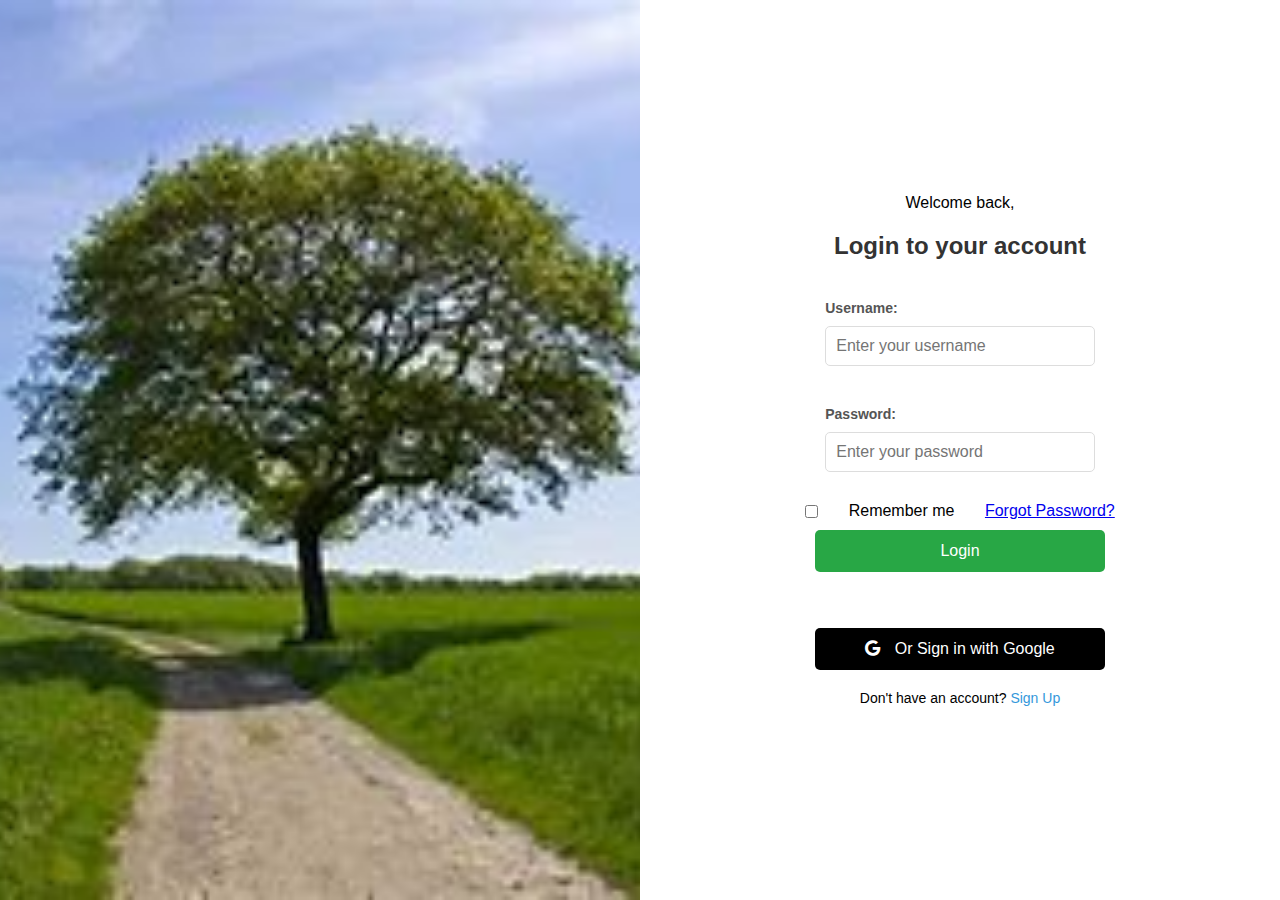
<file: index.html>
<!DOCTYPE html>
<html lang="en">
<head>
    <meta charset="UTF-8">
    <meta name="viewport" content="width=device-width, initial-scale=1.0">
    <title>Login Page</title>
    <link rel="stylesheet" href="style.css">
    <!-- Add Font Awesome CDN link -->
    <link rel="stylesheet" href="https://cdnjs.cloudflare.com/ajax/libs/font-awesome/6.0.0-beta3/css/all.min.css">
</head>
<body>
    
    <div class="container">
        <div class="image-section">
            <img src="trees.jpg" alt="Login Image" class="login-image">
        </div> <!-- This closing div tag was misplaced before -->
        
        <div class="login-section">
            <p>Welcome back,</p>
            <h2>Login to your account</h2>
            <form action="#" onsubmit="validateLogin(event)">
                <div class="input-group">
                    <label for="username">Username:</label>
                    <input type="text" id="username" name="username" placeholder="Enter your username" required>
                     
                </div>
                <div class="input-group">
                    <label for="password">Password:</label>
                    <input type="password" id="password" name="password" placeholder="Enter your password" required>
                    
                </div>
                <div class="check-grp">
                    <input type="checkbox" id="rememberMe" name="rememberMe">
                    <label for="rememberMe">Remember me</label>
                    <a href="#">Forgot Password?</a>
                </div>
                <div class="btn-group">
                    <button type="submit">Login</button>
                </div>
                <br>
                <!-- Placeholder for username error message -->
                 <p id="error-username"></p>
                  <!-- Placeholder for password error message -->
                 <p id="error-password"></p>


                <br>
                <div class="google-btn">
                    <button type="button"><i class="fab fa-google"></i> Or Sign in with Google</button>
                </div>
                <p class="signup-link">Don't have an account? <a href="#">Sign Up</a></p>
            </form>
        </div>
    </div>

    <script src="app.js"></script> 
</html>
</file>
<file: style.css>
/* Global styles */
* {
    margin: 0;
    padding: 0;
    box-sizing: border-box;
}

body {
    font-family: Arial, sans-serif;
    background-color: #f4f4f4;
    display: flex;
    justify-content: center;
    align-items: center;
    height: 100vh;
}

/* Full-height container */
.container {
    display: grid;
    grid-template-columns: 50% 50%;
    width: 100%;
    height: 100%;
    gap: 0;
}

/* Left image section */
.image-section {
    display: flex;
    justify-content: center;
    align-items: center;
    height: 100%;
}

.login-image {
    width: 100%;
    height: 100%;
    object-fit: cover;
}

/* Right login section */
.login-section {
    display: flex;
    justify-content: center;
    align-items: center;
    background-color: white;
    padding: 30px;
    height: 100%;
    flex-direction: column; /* Ensure content is centered vertically */
    gap: 20px;  /* Added spacing between elements */
}

p {
    text-align: left;
}

h2 {
    text-align: left;
    color: #333;
    font-size: 24px;
    font-weight: bold;
}

.input-group {
    display: flex;
    flex-direction: column;
    gap: 10px;
    width: 100%;
    padding: 20px;
}

.input-group label {
    font-size: 14px;
    color: #555;
    font-weight: bold;
}

.input-group input {
    padding: 10px;
    font-size: 16px;
    border: 1px solid #ddd;
    border-radius: 5px;
    outline: none;
}

.input-group input:focus {
    border-color: #3498db;
}

/* Button group */
.btn-group {
    display: flex;
    gap: 20px;
    width: 100%;
    padding: 10px;
}

/* Remember me and Forgot password group */
.check-grp {
    display: flex;
    align-items: center;
    justify-content: space-between;
    margin-top: 10px;
}

/* Google button styling */
.google-btn {
    display: flex;
    gap: 10px;
    width: 100%;
    padding: 10px;
    color: white;
}

/* Login button (Green) */
button {
    padding: 12px 50px;
    background-color: #28a745; /* Green color */
    color: white;
    border: none;
    border-radius: 5px;
    font-size: 16px;
    cursor: pointer;
    width: 100%;
    transition: background-color 0.3s ease;
}

button:hover {
    background-color: #218838; /* Darker green when hovered */
}

/* Google button (Black) */
.google-btn button {
    background-color: #000; /* Black color */
    color: white;
    font-size: 16px;
    width: 100%;
}

.google-btn button i {
    margin-right: 10px; /* Adds space between the Google icon and text */
}

.google-btn button:hover {
    background-color: #333; /* Darker black when hovered */
}

/* Sign-up link styling */
.signup-link {
    text-align: center;
    font-size: 14px;
    margin-top: 10px;
}

.signup-link a {
    color: #3498db;
    text-decoration: none;
}

.signup-link a:hover {
    text-decoration: underline;
}

/* Media Query for tablets (up to 768px wide) */
@media screen and (max-width: 768px) {
    .container {
        grid-template-columns: 1fr; /* Stack sections for smaller screens */
    }

    .image-section {
        display: none; /* Hide image section on tablets */
    }

    .login-section {
        padding: 20px;
    }
}

/* Media Query for mobile screens (up to 480px wide) */
@media screen and (max-width: 480px) {
    h2 {
        font-size: 20px;
    }

    .input-group input {
        font-size: 14px;
    }

    button {
        font-size: 14px;
    }

    .login-image {
        display: none; /* Hide image section on mobile screens */
    }
}
</file>
